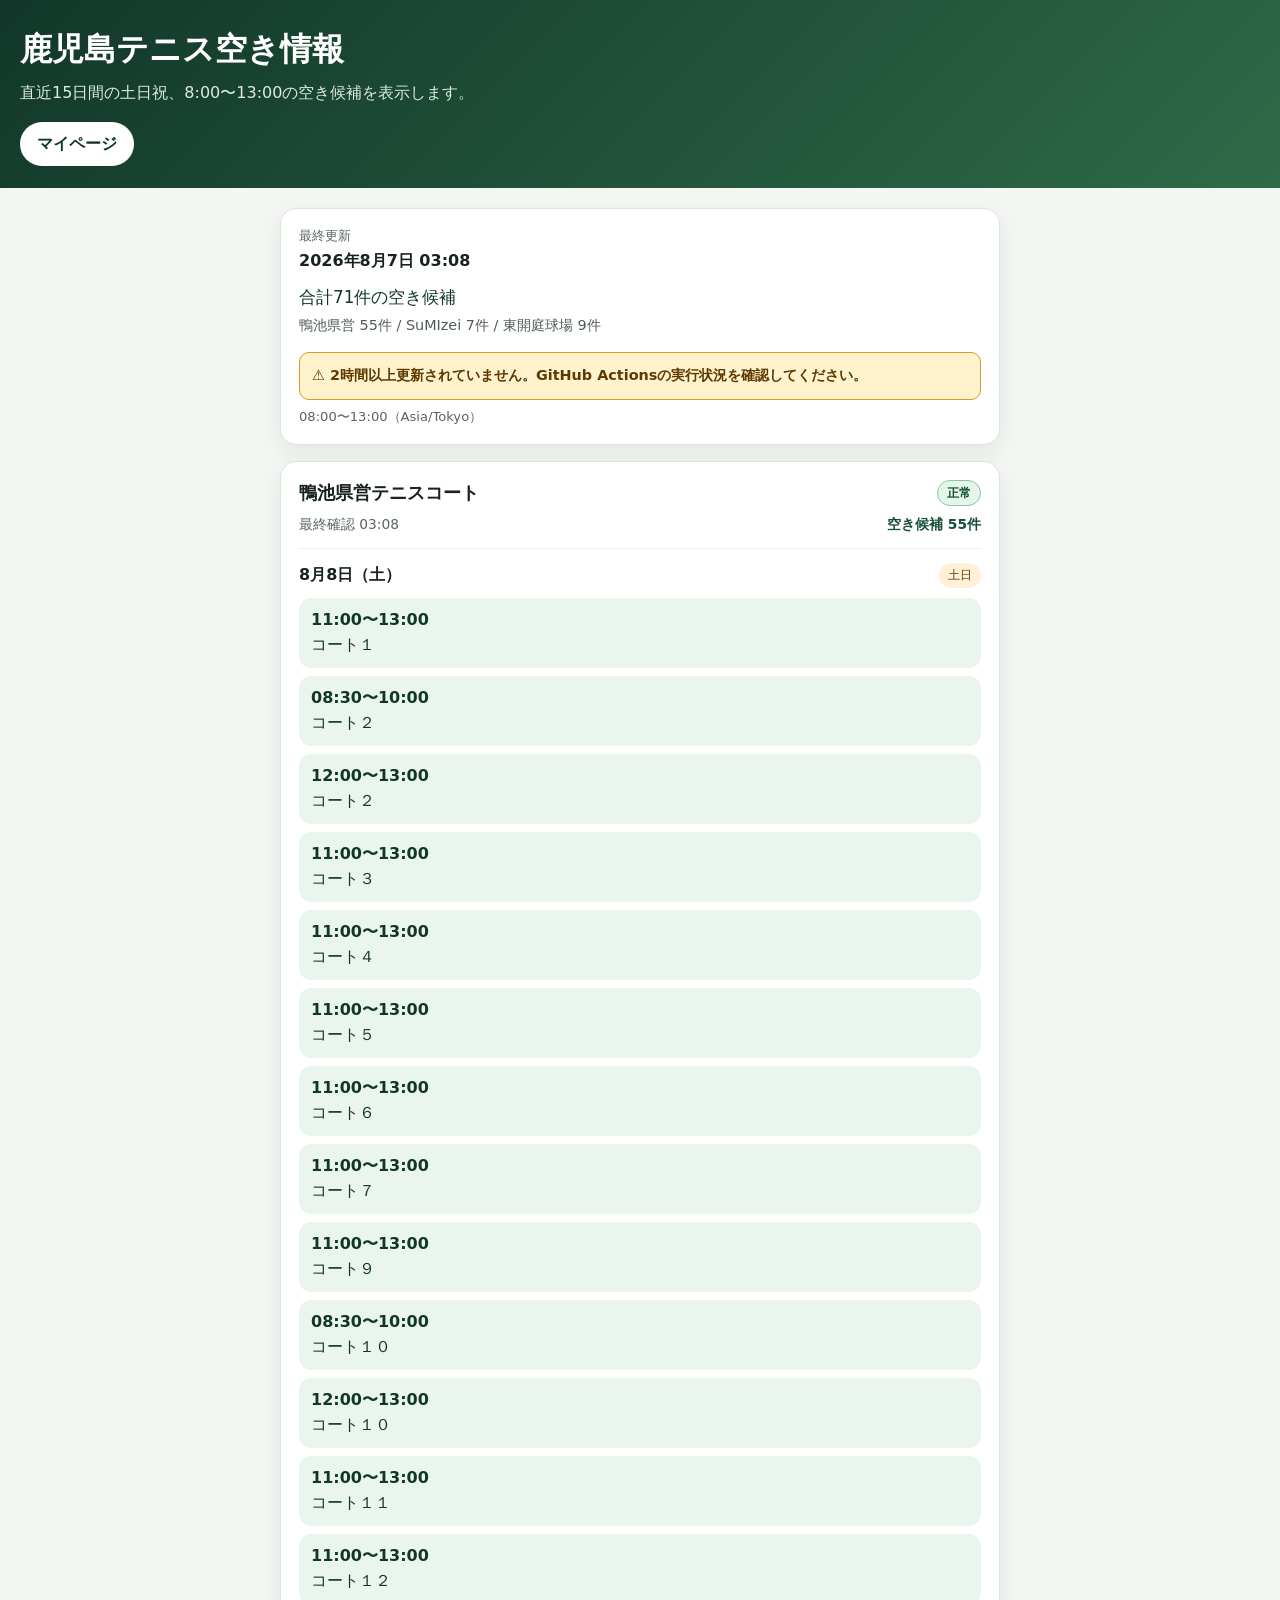
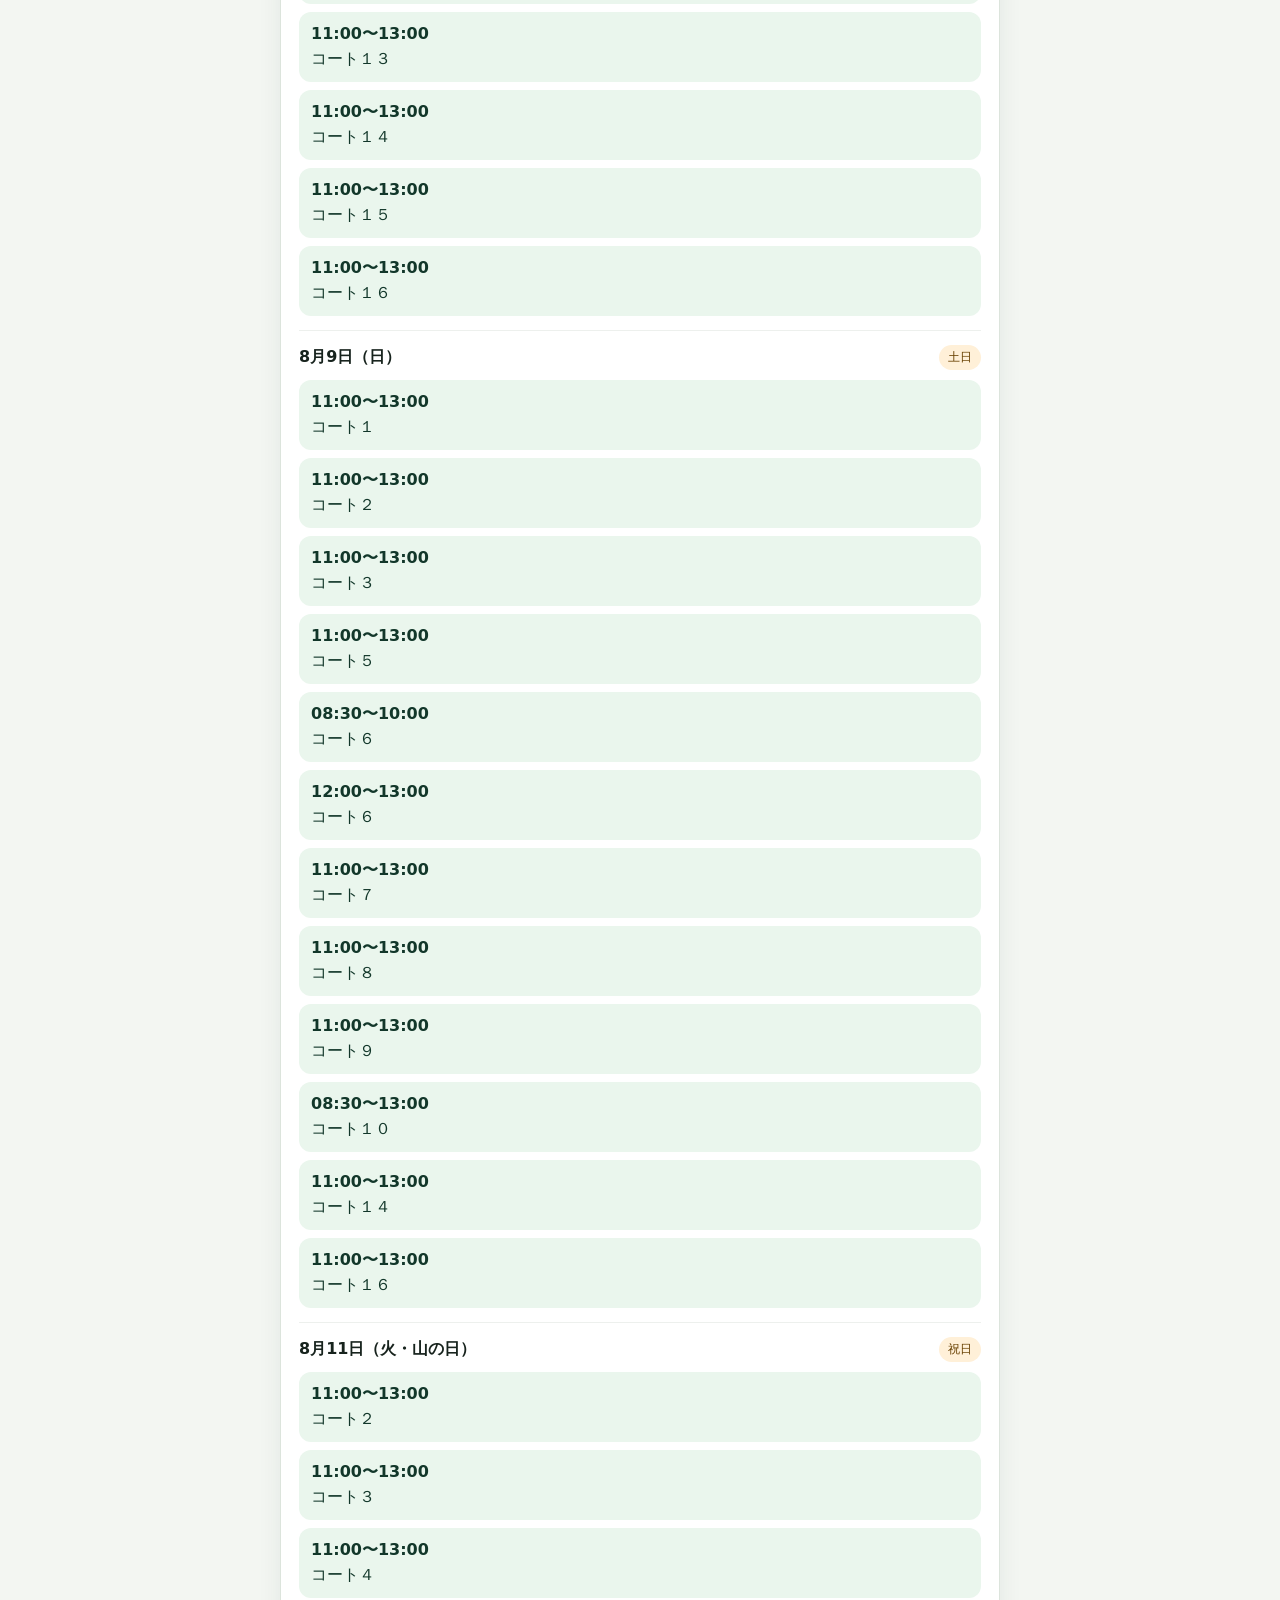
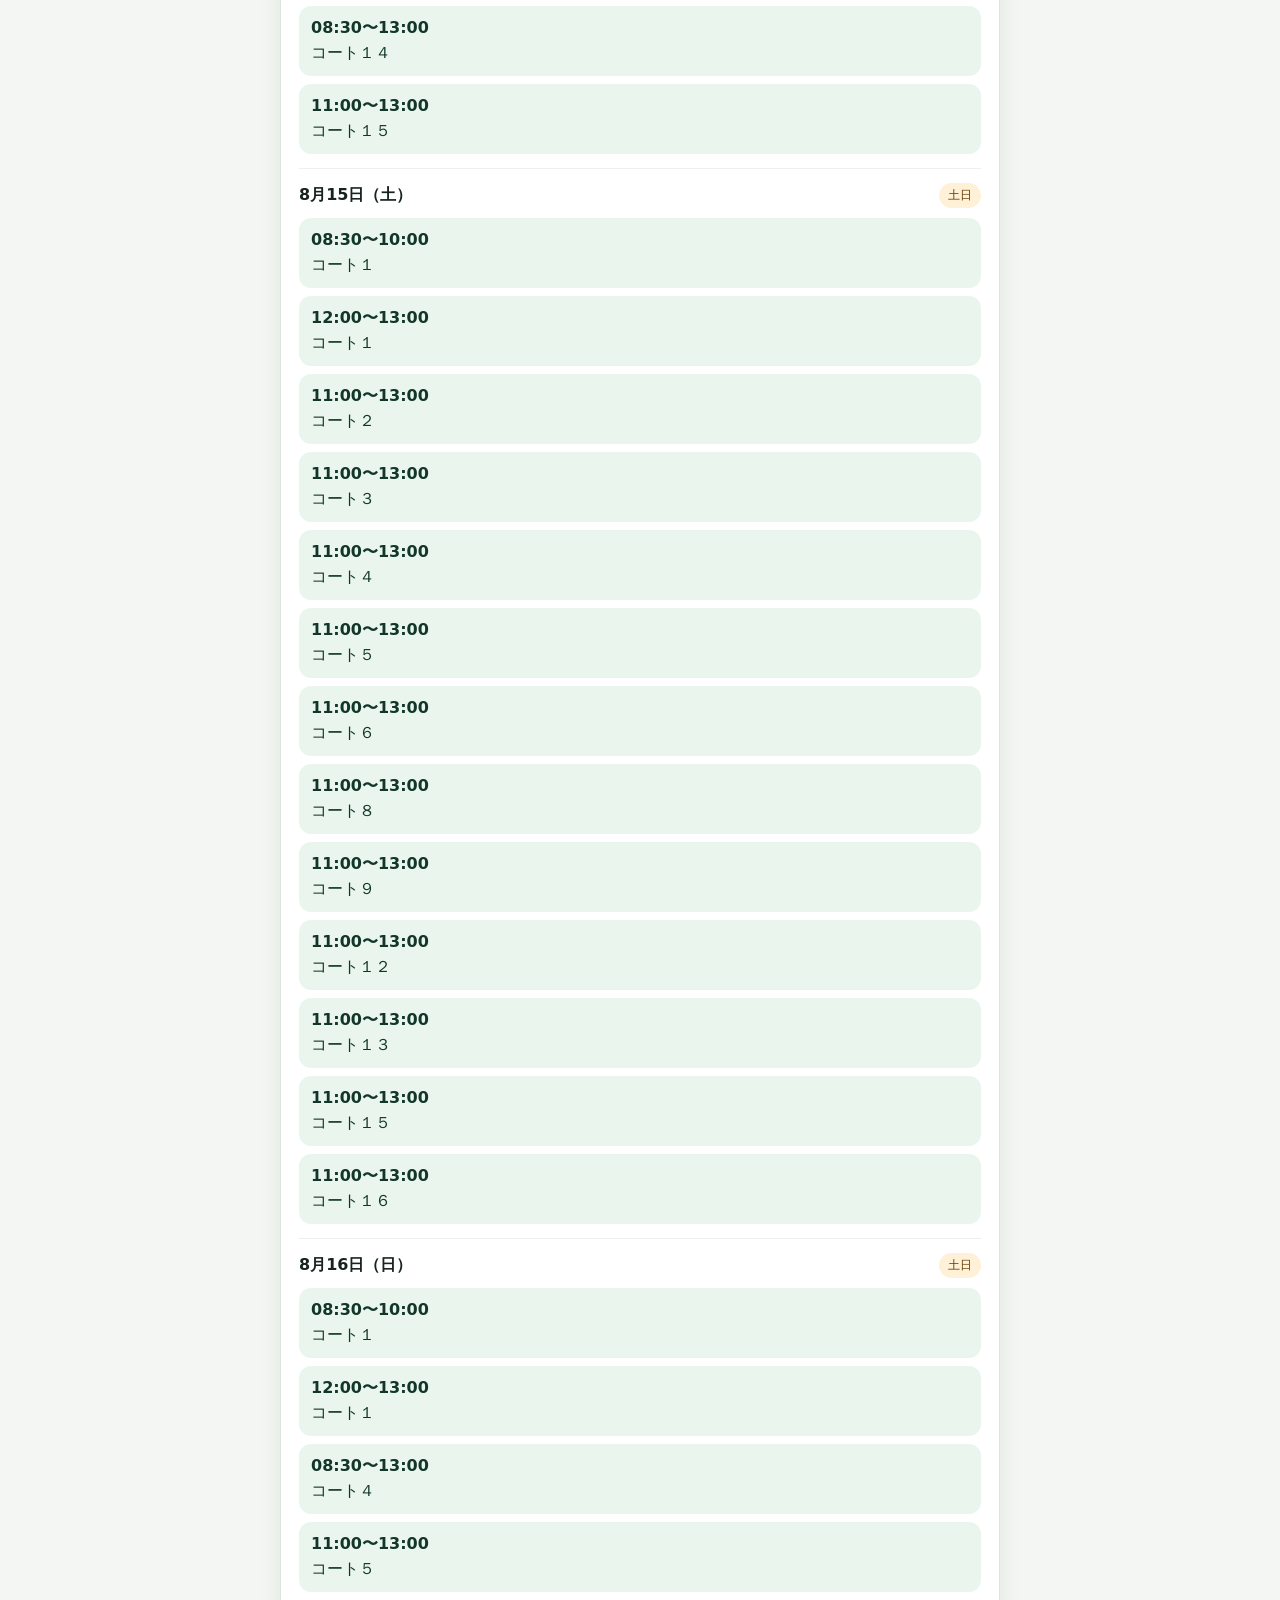
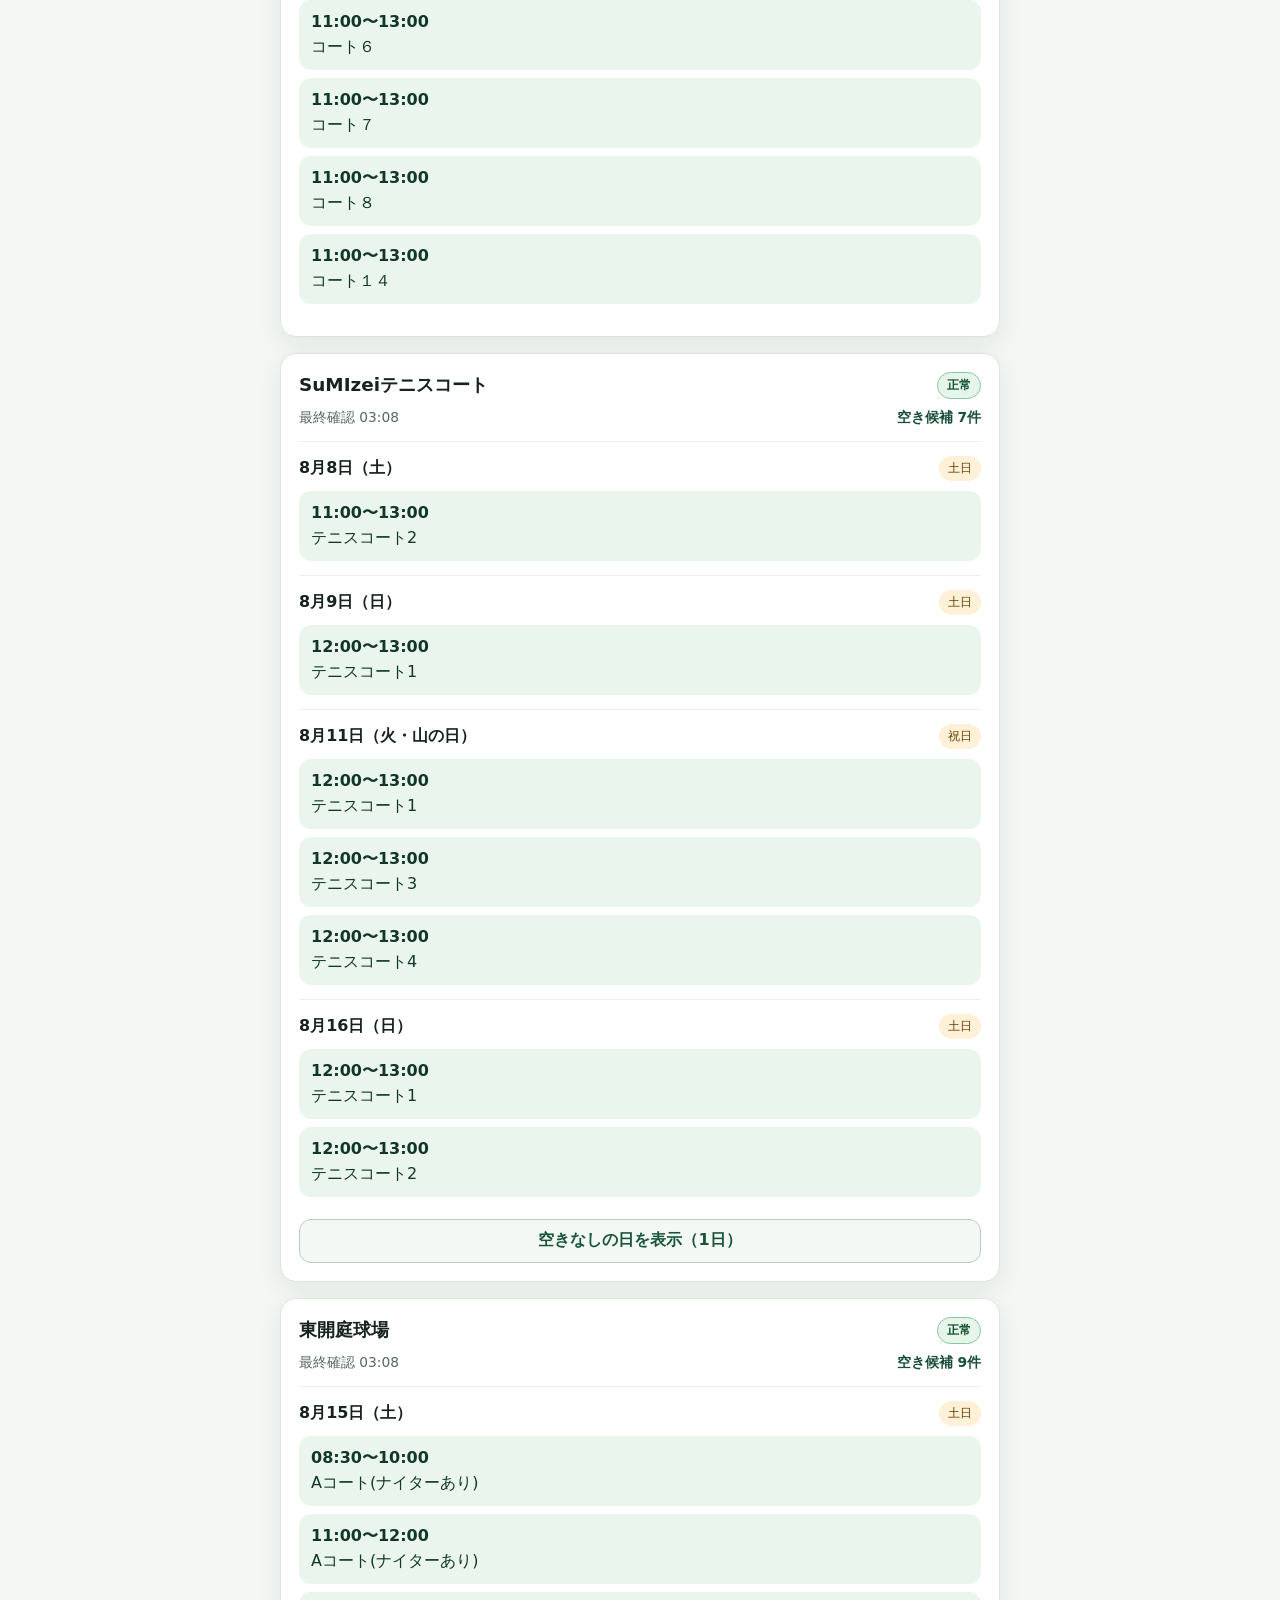
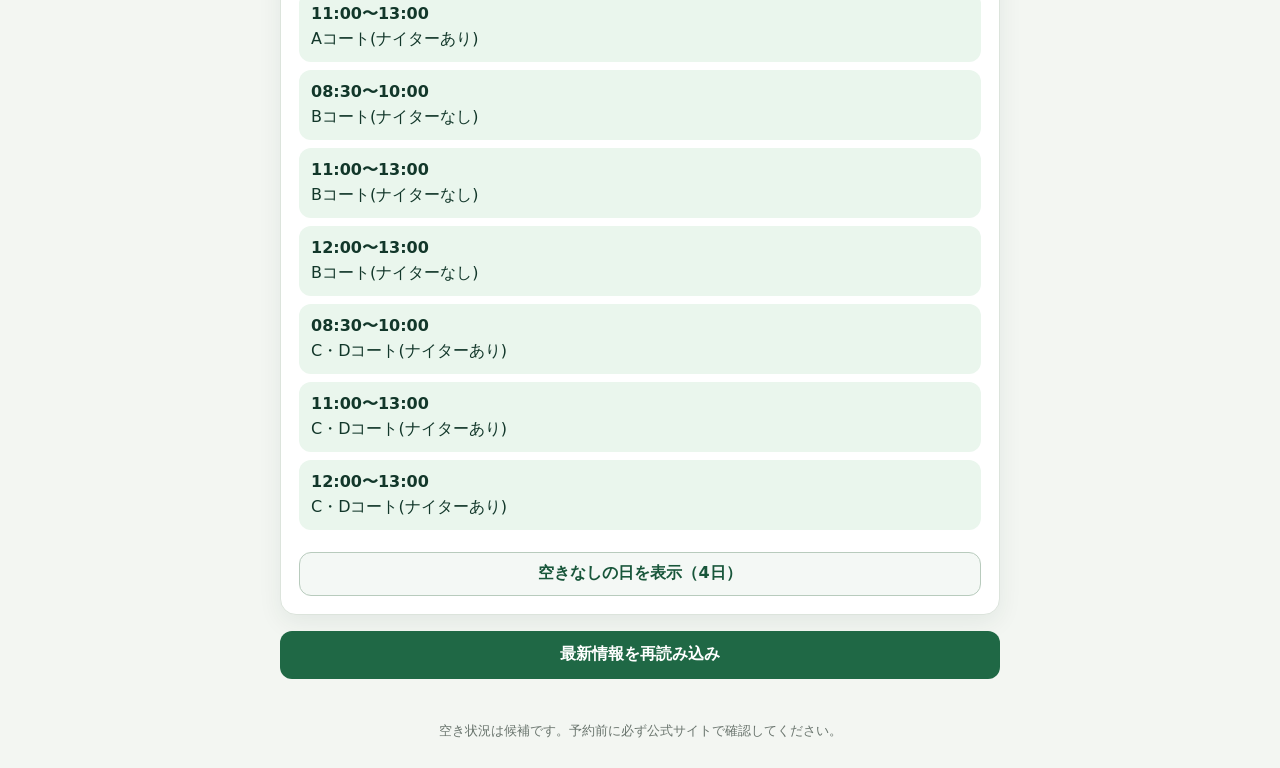
<file: index.html>
<!doctype html>
<html lang="ja">
  <head>
    <meta charset="utf-8">
    <meta name="viewport" content="width=device-width, initial-scale=1">
    <meta name="theme-color" content="#12372a">
    <title>鹿児島テニス空き情報</title>
    <style>
      :root {
        color-scheme: light;
        font-family: system-ui, -apple-system, BlinkMacSystemFont, "Segoe UI", sans-serif;
        background: #f3f6f2;
        color: #17231d;
      }

      * { box-sizing: border-box; }
      body { margin: 0; overflow-x: hidden; }
      header {
        padding: 28px 20px 22px;
        color: white;
        background: linear-gradient(135deg, #12372a, #2e6a48);
      }
      h1 { margin: 0 0 8px; font-size: clamp(1.45rem, 6vw, 2rem); }
      header p { margin: 0; color: #dcebe1; line-height: 1.6; }
      header .account-navigation { margin-top: 16px; }
      .account-navigation a {
        display: inline-flex;
        align-items: center;
        min-height: 44px;
        border: 1px solid rgb(255 255 255 / 55%);
        border-radius: 999px;
        padding: 8px 16px;
        color: #12372a;
        background: white;
        font-weight: 700;
        text-decoration: none;
      }
      .account-navigation a:hover { background: #e8f3eb; }
      main { width: min(calc(100% - 28px), 720px); margin: 20px auto 44px; }
      .summary, .facility, .notice {
        min-width: 0;
        margin-bottom: 16px;
        padding: 18px;
        border: 1px solid #dce4dc;
        border-radius: 16px;
        background: white;
        box-shadow: 0 8px 24px rgb(18 55 42 / 7%);
      }
      .summary { display: grid; gap: 6px; }
      .label { color: #59675e; font-size: .82rem; }
      .summary-count { margin: 8px 0 0; color: #12372a; font-size: 1.05rem; }
      .summary-breakdown { margin: 0; color: #4f5e54; font-size: .9rem; line-height: 1.5; }
      .freshness-warning {
        margin: 10px 0 2px;
        padding: 12px;
        border: 1px solid #d89a21;
        border-radius: 10px;
        color: #5f3a00;
        background: #fff3cd;
        font-size: .9rem;
        font-weight: 700;
        line-height: 1.5;
      }
      .freshness-warning[hidden] { display: none; }
      .facility-header { display: flex; align-items: flex-start; justify-content: space-between; gap: 12px; }
      .facility-header h2 { min-width: 0; margin: 0; font-size: 1.15rem; overflow-wrap: anywhere; }
      .facility-summary {
        display: flex;
        flex-wrap: wrap;
        justify-content: space-between;
        gap: 6px 12px;
        margin-top: 10px;
        color: #59675e;
        font-size: .86rem;
      }
      .availability-count { color: #184f37; }
      .status-badge {
        flex: none;
        padding: 5px 9px;
        border: 1px solid transparent;
        border-radius: 999px;
        font-size: .76rem;
        font-weight: 700;
        line-height: 1.2;
      }
      .status-normal { border-color: #8bc5a1; color: #12502f; background: #e5f5e9; }
      .status-partial-error, .status-selector-pending {
        border-color: #e2ae4b;
        color: #684000;
        background: #fff1cf;
      }
      .status-error { border-color: #e0a2a2; color: #842020; background: #fde7e7; }
      .date-block { padding: 14px 0; border-top: 1px solid #edf0ed; }
      .facility-summary + .date-block,
      .facility-summary + .empty-days-container > .date-block:first-child { margin-top: 14px; }
      .date-title { display: flex; align-items: center; justify-content: space-between; gap: 8px; }
      .date-title h3 { margin: 0; font-size: 1rem; }
      .badge {
        flex: none;
        padding: 4px 9px;
        border-radius: 999px;
        color: #684000;
        background: #fff0d8;
        font-size: .75rem;
      }
      .slots { display: grid; gap: 8px; margin-top: 10px; }
      .slot {
        display: block;
        min-width: 0;
        padding: 12px;
        border-radius: 12px;
        color: #12372a;
        background: #eaf6ed;
        text-decoration: none;
        overflow-wrap: anywhere;
      }
      .slot:hover { background: #dff0e4; }
      .slot strong { display: block; margin-bottom: 4px; }
      .empty, .status { margin: 10px 0 0; color: #5e6962; font-size: .9rem; line-height: 1.5; }
      .error { color: #982525; }
      button {
        width: 100%;
        min-height: 48px;
        border: 0;
        border-radius: 12px;
        color: white;
        background: #1f6845;
        font: inherit;
        font-weight: 700;
        cursor: pointer;
      }
      button:hover { background: #18583a; }
      button:disabled { cursor: wait; opacity: .7; }
      button:focus-visible, .slot:focus-visible, .account-navigation a:focus-visible {
        outline: 3px solid #e1a72f;
        outline-offset: 3px;
      }
      .empty-days-toggle {
        min-height: 44px;
        margin-top: 8px;
        border: 1px solid #b8cbbd;
        color: #18563a;
        background: #f4f8f5;
      }
      .empty-days-toggle:hover { background: #e8f1eb; }
      .empty-days-container[hidden] { display: none; }
      footer { padding: 0 20px 28px; color: #69746d; text-align: center; font-size: .8rem; }

      @media (prefers-reduced-motion: reduce) {
        *, *::before, *::after { scroll-behavior: auto !important; transition: none !important; }
      }
    </style>
  </head>
  <body>
    <header>
      <h1>鹿児島テニス空き情報</h1>
      <p>直近15日間の土日祝、8:00〜13:00の空き候補を表示します。</p>
      <p class="account-navigation">
        <a href="account/index.html">マイページ</a>
      </p>
    </header>
    <main>
      <section class="summary">
        <span class="label">最終更新</span>
        <strong id="updated">読み込み中…</strong>
        <p id="total-availability" class="summary-count"></p>
        <p id="facility-counts" class="summary-breakdown"></p>
        <p id="freshness-warning" class="freshness-warning" aria-live="polite" role="status" hidden></p>
        <span id="window" class="label"></span>
      </section>
      <div id="content"></div>
      <button id="reload" type="button">最新情報を再読み込み</button>
    </main>
    <footer>空き状況は候補です。予約前に必ず公式サイトで確認してください。</footer>

    <script id="page-utils">
      globalThis.AvailabilityPage = (() => {
        "use strict";

        const FRESHNESS_DELAYED_MINUTES = 60;
        const FRESHNESS_STALE_MINUTES = 120;
        const JAPANESE_WEEKDAYS = ["日", "月", "火", "水", "木", "金", "土"];

        function availabilityForDate(dateEntry) {
          if (!dateEntry || dateEntry.status !== "success") return [];
          const slots = dateEntry.availability || dateEntry.slots;
          return Array.isArray(slots) ? slots : [];
        }

        function countAvailability(facility) {
          const dates = Array.isArray(facility?.dates) ? facility.dates : [];
          return dates.reduce((total, entry) => total + availabilityForDate(entry).length, 0);
        }

        function summarizeFacility(facility) {
          const dates = Array.isArray(facility?.dates) ? facility.dates : [];
          const successCount = dates.filter((entry) => entry.status === "success").length;
          const errorCount = dates.filter((entry) => entry.status === "error").length;
          const selectorPendingCount = dates.filter((entry) => entry.status === "selector_pending").length;
          let status = "normal";
          let statusLabel = "正常";

          if (selectorPendingCount > 0) {
            status = "selector_pending";
            statusLabel = "設定調整中";
          } else if (!dates.length || errorCount === dates.length) {
            status = "error";
            statusLabel = "取得エラー";
          } else if (errorCount > 0 || successCount !== dates.length) {
            status = "partial_error";
            statusLabel = "一部取得エラー";
          }

          const checkedEntries = dates
            .map((entry) => ({ value: entry.checked_at, time: Date.parse(entry.checked_at) }))
            .filter((entry) => entry.value && Number.isFinite(entry.time));
          const latest = checkedEntries.reduce(
            (current, entry) => (!current || entry.time > current.time ? entry : current),
            null
          );

          return {
            status,
            statusLabel,
            latestCheckedAt: latest?.value || null,
            availabilityCount: countAvailability(facility),
            successCount,
            errorCount,
            selectorPendingCount
          };
        }

        function summarizeAllFacilities(data) {
          const facilities = Array.isArray(data?.facilities) ? data.facilities : [];
          const summaries = facilities.map((facility) => ({
            facility,
            summary: summarizeFacility(facility)
          }));
          return {
            totalAvailability: summaries.reduce(
              (total, item) => total + item.summary.availabilityCount,
              0
            ),
            facilities: summaries
          };
        }

        function formatJapaneseDate(dateString, holidayName) {
          const match = /^(\d{4})-(\d{2})-(\d{2})$/.exec(dateString || "");
          if (!match) return dateString || "日付不明";
          const year = Number(match[1]);
          const month = Number(match[2]);
          const day = Number(match[3]);
          const date = new Date(Date.UTC(year, month - 1, day));
          if (
            date.getUTCFullYear() !== year ||
            date.getUTCMonth() !== month - 1 ||
            date.getUTCDate() !== day
          ) return dateString;
          const weekday = JAPANESE_WEEKDAYS[date.getUTCDay()];
          const parenthetical = holidayName ? `${weekday}・${holidayName}` : weekday;
          return `${month}月${day}日（${parenthetical}）`;
        }

        function getFreshnessStatus(generatedAt, now = new Date()) {
          const generatedTime = Date.parse(generatedAt);
          const nowTime = now instanceof Date ? now.getTime() : new Date(now).getTime();
          if (!generatedAt || !Number.isFinite(generatedTime) || !Number.isFinite(nowTime)) {
            return {
              level: "unknown",
              ageMinutes: null,
              message: "⚠ 最終更新時刻を確認できません。GitHub Actionsの実行状況を確認してください。"
            };
          }

          const ageMinutes = Math.max(0, (nowTime - generatedTime) / 60000);
          if (ageMinutes <= FRESHNESS_DELAYED_MINUTES) {
            return { level: "fresh", ageMinutes, message: "" };
          }
          if (ageMinutes <= FRESHNESS_STALE_MINUTES) {
            return {
              level: "delayed",
              ageMinutes,
              message: "⚠ 更新が遅れています。GitHub Actionsの実行状況を確認してください。"
            };
          }
          return {
            level: "stale",
            ageMinutes,
            message: "⚠ 2時間以上更新されていません。GitHub Actionsの実行状況を確認してください。"
          };
        }

        function partitionFacilityDates(facility) {
          const dates = Array.isArray(facility?.dates) ? facility.dates : [];
          return dates.reduce((parts, entry) => {
            const isCollapsible = entry.status === "success" && availabilityForDate(entry).length === 0;
            parts[isCollapsible ? "emptySuccess" : "alwaysVisible"].push(entry);
            return parts;
          }, { alwaysVisible: [], emptySuccess: [] });
        }

        return Object.freeze({
          FRESHNESS_DELAYED_MINUTES,
          FRESHNESS_STALE_MINUTES,
          countAvailability,
          summarizeFacility,
          summarizeAllFacilities,
          formatJapaneseDate,
          getFreshnessStatus,
          partitionFacilityDates
        });
      })();
    </script>
    <script>
      const content = document.querySelector("#content");
      const updated = document.querySelector("#updated");
      const windowLabel = document.querySelector("#window");
      const totalAvailability = document.querySelector("#total-availability");
      const facilityCounts = document.querySelector("#facility-counts");
      const freshnessWarning = document.querySelector("#freshness-warning");
      const reloadButton = document.querySelector("#reload");
      const {
        summarizeFacility,
        summarizeAllFacilities,
        formatJapaneseDate,
        getFreshnessStatus,
        partitionFacilityDates
      } = globalThis.AvailabilityPage;

      function element(tag, className, text) {
        const node = document.createElement(tag);
        if (className) node.className = className;
        if (text !== undefined) node.textContent = text;
        return node;
      }

      function formatTime(dateString) {
        if (!dateString || !Number.isFinite(Date.parse(dateString))) return "時刻不明";
        return new Intl.DateTimeFormat("ja-JP", {
          hour: "2-digit",
          minute: "2-digit",
          hour12: false
        }).format(new Date(dateString));
      }

      function formatGeneratedAt(dateString) {
        if (!dateString || !Number.isFinite(Date.parse(dateString))) return "更新時刻不明";
        return new Intl.DateTimeFormat("ja-JP", {
          year: "numeric",
          month: "long",
          day: "numeric",
          hour: "2-digit",
          minute: "2-digit",
          hour12: false
        }).format(new Date(dateString));
      }

      function shortFacilityName(name) {
        return (name || "施設名不明").replace(/テニスコート$/, "");
      }

      function renderDate(dateEntry) {
        const block = element("section", "date-block");
        const heading = element("div", "date-title");
        heading.append(element("h3", "", formatJapaneseDate(dateEntry.date, dateEntry.holiday_name)));
        heading.append(element(
          "span",
          "badge",
          dateEntry.holiday_name ? "祝日" : (dateEntry.day_type === "weekend" ? "土日" : "対象日")
        ));
        block.append(heading);

        if (dateEntry.status === "error") {
          block.append(element(
            "p",
            "status error",
            `取得エラー: ${dateEntry.error_message || dateEntry.message || "詳細不明"}`
          ));
          return block;
        }
        if (dateEntry.status === "selector_pending") {
          block.append(element("p", "status", "施設の取得設定を調整中です。"));
          return block;
        }
        const availability = dateEntry.availability || dateEntry.slots || [];
        if (!availability.length) {
          block.append(element("p", "empty", "対象時間帯の空き候補はありません。"));
          return block;
        }

        const slots = element("div", "slots");
        availability.forEach((slot) => {
          const link = element("a", "slot");
          link.href = slot.reservation_url || slot.booking_url;
          link.target = "_blank";
          link.rel = "noopener noreferrer";
          link.append(element(
            "strong",
            "",
            `${slot.start_time || slot.start}〜${slot.end_time || slot.end}`
          ));
          link.append(document.createTextNode(
            slot.court_name || slot.court || "コート情報を見る"
          ));
          slots.append(link);
        });
        block.append(slots);
        return block;
      }

      function renderFacility(facility, index) {
        const summary = summarizeFacility(facility);
        const card = element("article", "facility");
        const header = element("div", "facility-header");
        header.append(element("h2", "", facility.name));
        header.append(element(
          "span",
          `status-badge status-${summary.status.replaceAll("_", "-")}`,
          summary.statusLabel
        ));
        card.append(header);

        const facilitySummary = element("div", "facility-summary");
        facilitySummary.append(element(
          "span",
          "",
          `最終確認 ${formatTime(summary.latestCheckedAt)}`
        ));
        facilitySummary.append(element(
          "strong",
          "availability-count",
          `空き候補 ${summary.availabilityCount}件`
        ));
        card.append(facilitySummary);

        if (!facility.dates?.length) {
          card.append(element("p", "empty", "対象日のデータはまだありません。"));
          return card;
        }

        const { alwaysVisible, emptySuccess } = partitionFacilityDates(facility);
        alwaysVisible.forEach((entry) => card.append(renderDate(entry)));

        if (emptySuccess.length) {
          const containerId = `empty-days-${index}`;
          const emptyContainer = element("div", "empty-days-container");
          emptyContainer.id = containerId;
          emptyContainer.hidden = true;
          emptySuccess.forEach((entry) => emptyContainer.append(renderDate(entry)));
          card.append(emptyContainer);

          const toggle = element(
            "button",
            "empty-days-toggle",
            `空きなしの日を表示（${emptySuccess.length}日）`
          );
          toggle.type = "button";
          toggle.setAttribute("aria-expanded", "false");
          toggle.setAttribute("aria-controls", containerId);
          toggle.addEventListener("click", () => {
            const willExpand = toggle.getAttribute("aria-expanded") !== "true";
            toggle.setAttribute("aria-expanded", String(willExpand));
            emptyContainer.hidden = !willExpand;
            toggle.textContent = willExpand
              ? "空きなしの日を隠す"
              : `空きなしの日を表示（${emptySuccess.length}日）`;
          });
          card.append(toggle);
        }

        return card;
      }

      function render(data) {
        content.replaceChildren();
        updated.textContent = formatGeneratedAt(data.generated_at);
        const allSummary = summarizeAllFacilities(data);
        totalAvailability.textContent = allSummary.totalAvailability > 0
          ? `合計${allSummary.totalAvailability}件の空き候補`
          : "現在、対象時間帯の空き候補はありません";
        facilityCounts.textContent = allSummary.facilities
          .map(({ facility, summary }) => `${shortFacilityName(facility.name)} ${summary.availabilityCount}件`)
          .join(" / ");

        const freshness = getFreshnessStatus(data.generated_at);
        freshnessWarning.hidden = freshness.level === "fresh";
        freshnessWarning.textContent = freshness.message;
        freshnessWarning.dataset.level = freshness.level;

        windowLabel.textContent = data.window
          ? `${data.window.start}〜${data.window.end}（${data.window.timezone}）`
          : "対象時間帯不明";

        const facilities = Array.isArray(data.facilities) ? data.facilities : [];
        facilities.forEach((facility, index) => content.append(renderFacility(facility, index)));
        if (!facilities.length) {
          content.append(element("p", "notice error", "施設データがありません。"));
        }
      }

      async function loadAvailability() {
        updated.textContent = "読み込み中…";
        reloadButton.disabled = true;
        try {
          const response = await fetch(`data/availability.json?t=${Date.now()}`, { cache: "no-store" });
          if (!response.ok) throw new Error(`HTTP ${response.status}`);
          render(await response.json());
        } catch (error) {
          content.replaceChildren(element("p", "notice error", `データを読み込めませんでした: ${error.message}`));
          updated.textContent = "取得失敗";
          totalAvailability.textContent = "";
          facilityCounts.textContent = "";
          freshnessWarning.hidden = false;
          freshnessWarning.textContent = "⚠ 最新データを確認できません。再読み込みしてください。";
          freshnessWarning.dataset.level = "unknown";
        } finally {
          reloadButton.disabled = false;
        }
      }

      reloadButton.addEventListener("click", loadAvailability);
      loadAvailability();
    </script>
  </body>
</html>
</file>
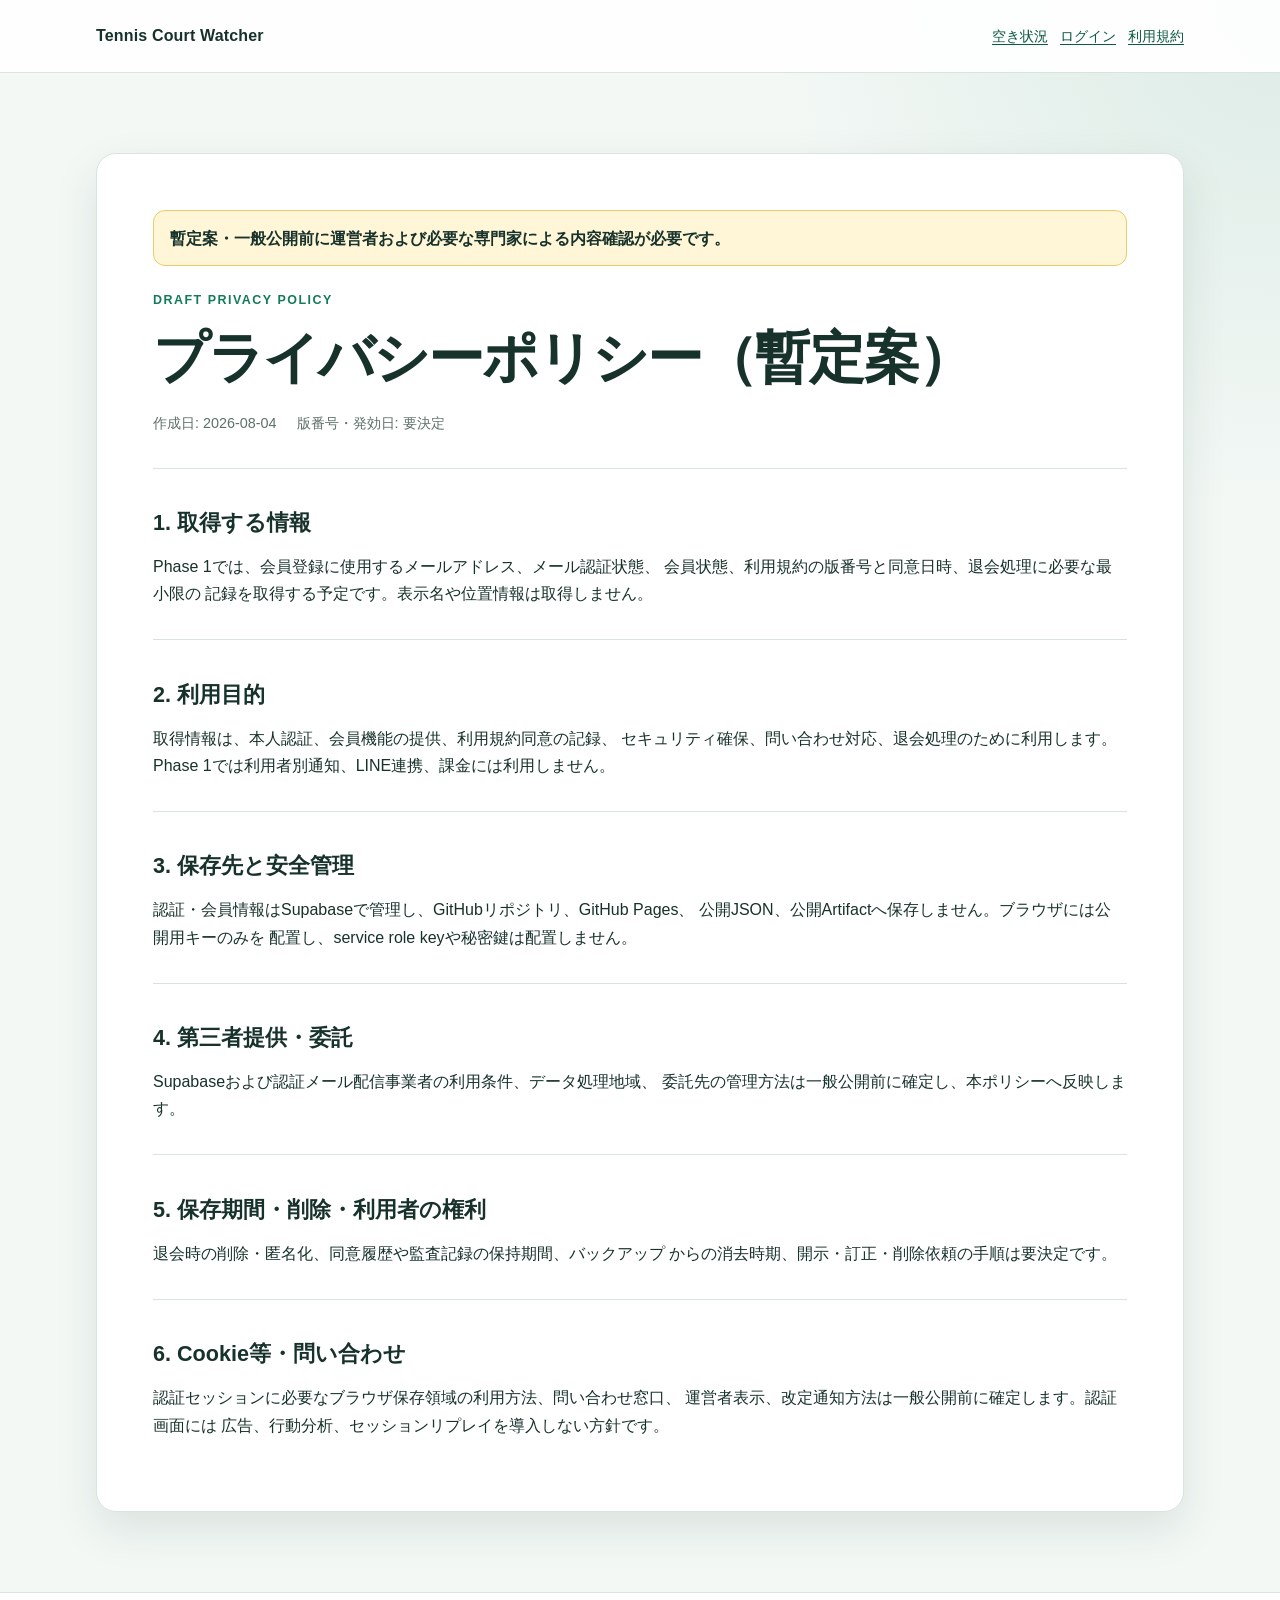
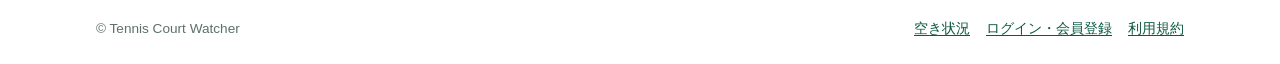
<file: legal/privacy.html>
<!doctype html>
<html lang="ja">
  <head>
    <meta charset="utf-8">
    <meta name="viewport" content="width=device-width, initial-scale=1">
    <meta name="referrer" content="strict-origin-when-cross-origin">
    <meta
      name="description"
      content="Tennis Court Watcherのプライバシーポリシー暫定案です。公開前に内容確認が必要です。"
    >
    <title>プライバシーポリシー（暫定案） | Tennis Court Watcher</title>
    <link rel="stylesheet" href="../assets/css/auth.css">
  </head>
  <body data-page="legal-privacy">
    <header class="site-header">
      <div class="site-header__inner">
        <a class="brand" href="../index.html">Tennis Court Watcher</a>
        <nav class="top-nav" aria-label="主要ナビゲーション">
          <a href="../index.html">空き状況</a>
          <a href="../auth/login.html">ログイン</a>
          <a href="terms.html">利用規約</a>
        </nav>
      </div>
    </header>

    <main class="page-shell">
      <article class="legal-document">
        <p class="notice">暫定案・一般公開前に運営者および必要な専門家による内容確認が必要です。</p>
        <p class="eyebrow">Draft privacy policy</p>
        <h1>プライバシーポリシー（暫定案）</h1>
        <div class="legal-meta">
          <span>作成日: 2026-08-04</span>
          <span>版番号・発効日: 要決定</span>
        </div>

        <section>
          <h2>1. 取得する情報</h2>
          <p>
            Phase 1では、会員登録に使用するメールアドレス、メール認証状態、
            会員状態、利用規約の版番号と同意日時、退会処理に必要な最小限の
            記録を取得する予定です。表示名や位置情報は取得しません。
          </p>
        </section>

        <section>
          <h2>2. 利用目的</h2>
          <p>
            取得情報は、本人認証、会員機能の提供、利用規約同意の記録、
            セキュリティ確保、問い合わせ対応、退会処理のために利用します。
            Phase 1では利用者別通知、LINE連携、課金には利用しません。
          </p>
        </section>

        <section>
          <h2>3. 保存先と安全管理</h2>
          <p>
            認証・会員情報はSupabaseで管理し、GitHubリポジトリ、GitHub Pages、
            公開JSON、公開Artifactへ保存しません。ブラウザには公開用キーのみを
            配置し、service role keyや秘密鍵は配置しません。
          </p>
        </section>

        <section>
          <h2>4. 第三者提供・委託</h2>
          <p>
            Supabaseおよび認証メール配信事業者の利用条件、データ処理地域、
            委託先の管理方法は一般公開前に確定し、本ポリシーへ反映します。
          </p>
        </section>

        <section>
          <h2>5. 保存期間・削除・利用者の権利</h2>
          <p>
            退会時の削除・匿名化、同意履歴や監査記録の保持期間、バックアップ
            からの消去時期、開示・訂正・削除依頼の手順は要決定です。
          </p>
        </section>

        <section>
          <h2>6. Cookie等・問い合わせ</h2>
          <p>
            認証セッションに必要なブラウザ保存領域の利用方法、問い合わせ窓口、
            運営者表示、改定通知方法は一般公開前に確定します。認証画面には
            広告、行動分析、セッションリプレイを導入しない方針です。
          </p>
        </section>
      </article>
    </main>

    <footer class="site-footer">
      <div class="site-footer__inner">
        <span>© Tennis Court Watcher</span>
        <nav class="footer-links" aria-label="フッターナビゲーション">
          <a href="../index.html">空き状況</a>
          <a href="../auth/login.html">ログイン・会員登録</a>
          <a href="terms.html">利用規約</a>
        </nav>
      </div>
    </footer>
  </body>
</html>
</file>
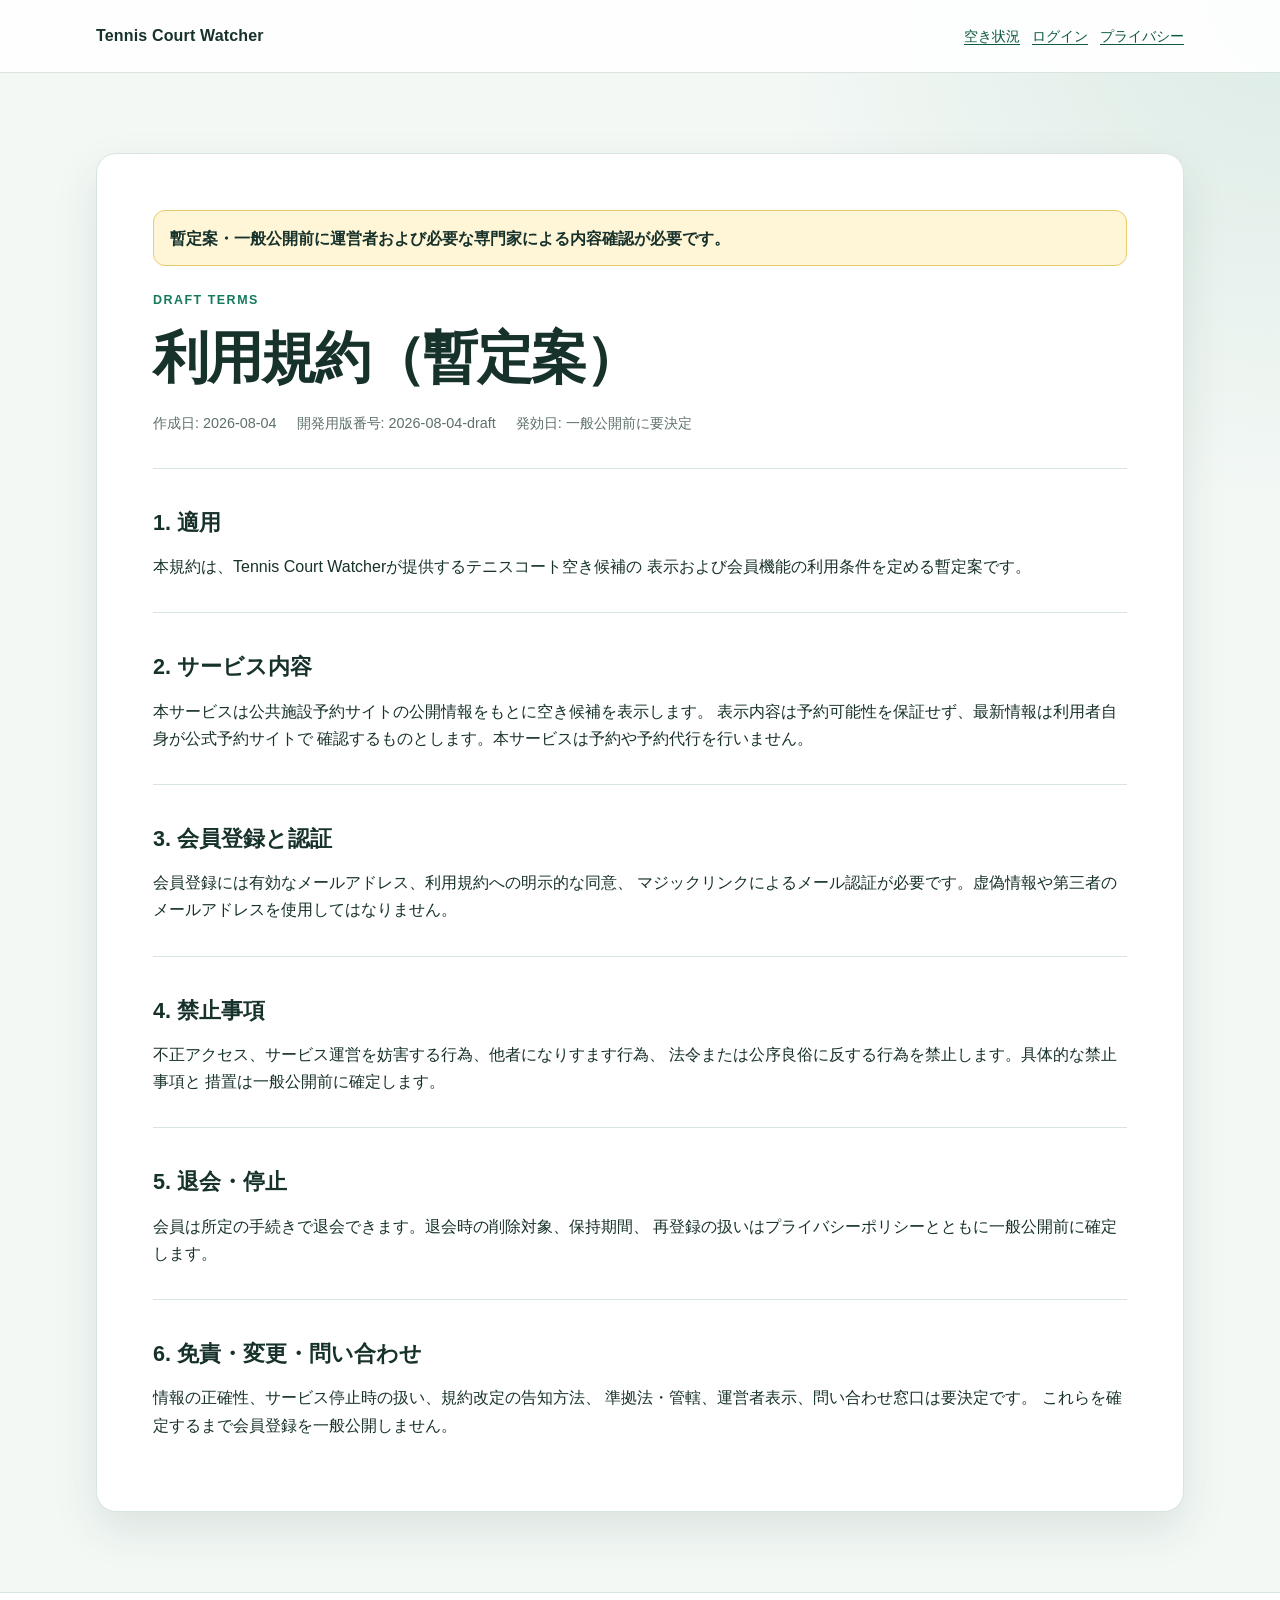
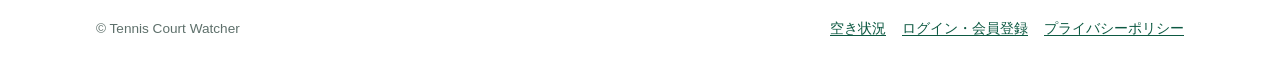
<file: legal/terms.html>
<!doctype html>
<html lang="ja">
  <head>
    <meta charset="utf-8">
    <meta name="viewport" content="width=device-width, initial-scale=1">
    <meta name="referrer" content="strict-origin-when-cross-origin">
    <meta
      name="description"
      content="Tennis Court Watcherの利用規約暫定案です。公開前に内容確認が必要です。"
    >
    <title>利用規約（暫定案） | Tennis Court Watcher</title>
    <link rel="stylesheet" href="../assets/css/auth.css">
  </head>
  <body data-page="legal-terms">
    <header class="site-header">
      <div class="site-header__inner">
        <a class="brand" href="../index.html">Tennis Court Watcher</a>
        <nav class="top-nav" aria-label="主要ナビゲーション">
          <a href="../index.html">空き状況</a>
          <a href="../auth/login.html">ログイン</a>
          <a href="privacy.html">プライバシー</a>
        </nav>
      </div>
    </header>

    <main class="page-shell">
      <article class="legal-document">
        <p class="notice">暫定案・一般公開前に運営者および必要な専門家による内容確認が必要です。</p>
        <p class="eyebrow">Draft terms</p>
        <h1>利用規約（暫定案）</h1>
        <div class="legal-meta">
          <span>作成日: 2026-08-04</span>
          <span>開発用版番号: 2026-08-04-draft</span>
          <span>発効日: 一般公開前に要決定</span>
        </div>

        <section>
          <h2>1. 適用</h2>
          <p>
            本規約は、Tennis Court Watcherが提供するテニスコート空き候補の
            表示および会員機能の利用条件を定める暫定案です。
          </p>
        </section>

        <section>
          <h2>2. サービス内容</h2>
          <p>
            本サービスは公共施設予約サイトの公開情報をもとに空き候補を表示します。
            表示内容は予約可能性を保証せず、最新情報は利用者自身が公式予約サイトで
            確認するものとします。本サービスは予約や予約代行を行いません。
          </p>
        </section>

        <section>
          <h2>3. 会員登録と認証</h2>
          <p>
            会員登録には有効なメールアドレス、利用規約への明示的な同意、
            マジックリンクによるメール認証が必要です。虚偽情報や第三者の
            メールアドレスを使用してはなりません。
          </p>
        </section>

        <section>
          <h2>4. 禁止事項</h2>
          <p>
            不正アクセス、サービス運営を妨害する行為、他者になりすます行為、
            法令または公序良俗に反する行為を禁止します。具体的な禁止事項と
            措置は一般公開前に確定します。
          </p>
        </section>

        <section>
          <h2>5. 退会・停止</h2>
          <p>
            会員は所定の手続きで退会できます。退会時の削除対象、保持期間、
            再登録の扱いはプライバシーポリシーとともに一般公開前に確定します。
          </p>
        </section>

        <section>
          <h2>6. 免責・変更・問い合わせ</h2>
          <p>
            情報の正確性、サービス停止時の扱い、規約改定の告知方法、
            準拠法・管轄、運営者表示、問い合わせ窓口は要決定です。
            これらを確定するまで会員登録を一般公開しません。
          </p>
        </section>
      </article>
    </main>

    <footer class="site-footer">
      <div class="site-footer__inner">
        <span>© Tennis Court Watcher</span>
        <nav class="footer-links" aria-label="フッターナビゲーション">
          <a href="../index.html">空き状況</a>
          <a href="../auth/login.html">ログイン・会員登録</a>
          <a href="privacy.html">プライバシーポリシー</a>
        </nav>
      </div>
    </footer>
  </body>
</html>
</file>
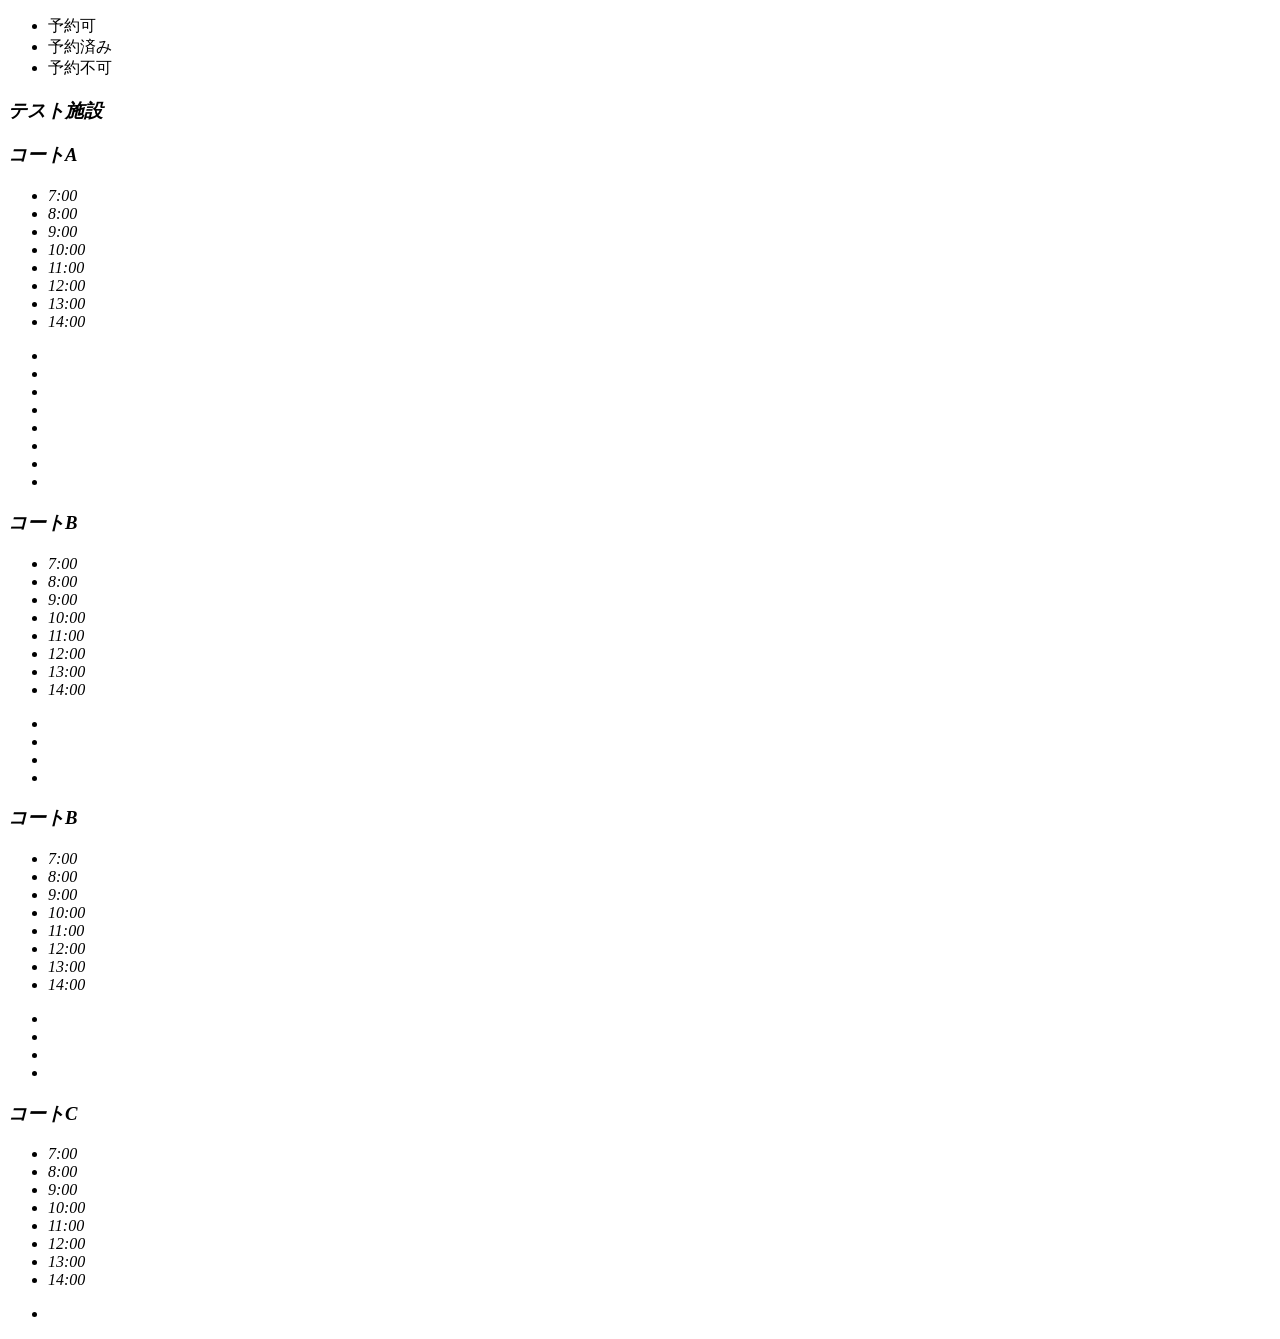
<file: tests/fixtures/kamoike_schedule.html>
<!doctype html>
<html lang="ja">
  <body>
    <div id="app" class="rsv__wrap" data-v-app>
      <div class="rsv__result" data-reserve="1">
        <ul class="rsv__result__example">
          <li class="example--yes">予約可</li>
          <li class="example--no">予約済み</li>
          <li class="example--out">予約不可</li>
        </ul>

        <section class="rsv__field">
          <h3 class="rsv__result__item major--item--color"><em>テスト施設</em></h3>
          <h3 class="rsv__result__item"><em>コートA</em></h3>
          <div class="rsv__result__plan">
            <ul class="rsv__result__time">
              <li><em>7:00</em></li><li><em>8:00</em></li>
              <li><em>9:00</em></li><li><em>10:00</em></li>
              <li><em>11:00</em></li><li><em>12:00</em></li>
              <li><em>13:00</em></li><li><em>14:00</em></li>
            </ul>
            <ul class="rsv__result__situation">
              <li style="width: 3%"></li>
              <li class="reserved rsv__result__click rsv--result--out" style="width: 14.2857%"><i area-label="予約不可"></i></li>
              <li class="reserved rsv__result__click rsv--result--yes" style="width: 14.2857%"><i area-label="予約可"></i></li>
              <li class="reserved rsv__result__click rsv--result--yes" style="width: 14.2857%"><i area-label="予約可"></i></li>
              <li class="reserved rsv__result__click rsv--result--no" style="width: 28.5714%"><i area-label="予約済み"></i></li>
              <li class="reserved rsv__result__click rsv--result--yes" style="width: 14.2857%"><i area-label="予約可"></i></li>
              <li class="reserved rsv__result__click rsv--result--yes" style="width: 14.2857%"><i area-label="予約可"></i></li>
              <li style="width: 3%"></li>
            </ul>
          </div>
        </section>

        <section class="rsv__field">
          <h3 class="rsv__result__item"><em>コートB</em></h3>
          <div class="rsv__result__plan">
            <ul class="rsv__result__time">
              <li><em>7:00</em></li><li><em>8:00</em></li>
              <li><em>9:00</em></li><li><em>10:00</em></li>
              <li><em>11:00</em></li><li><em>12:00</em></li>
              <li><em>13:00</em></li><li><em>14:00</em></li>
            </ul>
            <ul class="rsv__result__situation">
              <li class="reserved rsv__result__click rsv--result--out" style="width: 14.2857%"><i area-label="予約不可"></i></li>
              <li class="reserved rsv__result__click rsv--result--no" style="width: 14.2857%"><i area-label="予約済み"></i></li>
              <li class="reserved rsv__result__click rsv--result--yes" style="width: 28.5714%"><i area-label="予約可"></i></li>
              <li class="reserved rsv__result__click rsv--result--out" style="width: 42.8571%"><i area-label="予約不可"></i></li>
            </ul>
          </div>
        </section>

        <section class="rsv__field">
          <h3 class="rsv__result__item"><em>コートB</em></h3>
          <div class="rsv__result__plan">
            <ul class="rsv__result__time">
              <li><em>7:00</em></li><li><em>8:00</em></li>
              <li><em>9:00</em></li><li><em>10:00</em></li>
              <li><em>11:00</em></li><li><em>12:00</em></li>
              <li><em>13:00</em></li><li><em>14:00</em></li>
            </ul>
            <ul class="rsv__result__situation">
              <li class="reserved rsv__result__click rsv--result--out" style="width: 14.2857%"><i area-label="予約不可"></i></li>
              <li class="reserved rsv__result__click rsv--result--no" style="width: 14.2857%"><i area-label="予約済み"></i></li>
              <li class="reserved rsv__result__click rsv--result--yes" style="width: 28.5714%"><i area-label="予約可"></i></li>
              <li class="reserved rsv__result__click rsv--result--out" style="width: 42.8571%"><i area-label="予約不可"></i></li>
            </ul>
          </div>
        </section>

        <section class="rsv__field">
          <h3 class="rsv__result__item"><em>コートC</em></h3>
          <div class="rsv__result__plan">
            <ul class="rsv__result__time">
              <li><em>7:00</em></li><li><em>8:00</em></li>
              <li><em>9:00</em></li><li><em>10:00</em></li>
              <li><em>11:00</em></li><li><em>12:00</em></li>
              <li><em>13:00</em></li><li><em>14:00</em></li>
            </ul>
            <ul class="rsv__result__situation">
              <li class="reserved rsv__result__click rsv--result--no" style="width: 100%"><i area-label="予約済み"></i></li>
            </ul>
          </div>
        </section>
      </div>
    </div>
  </body>
</html>
</file>
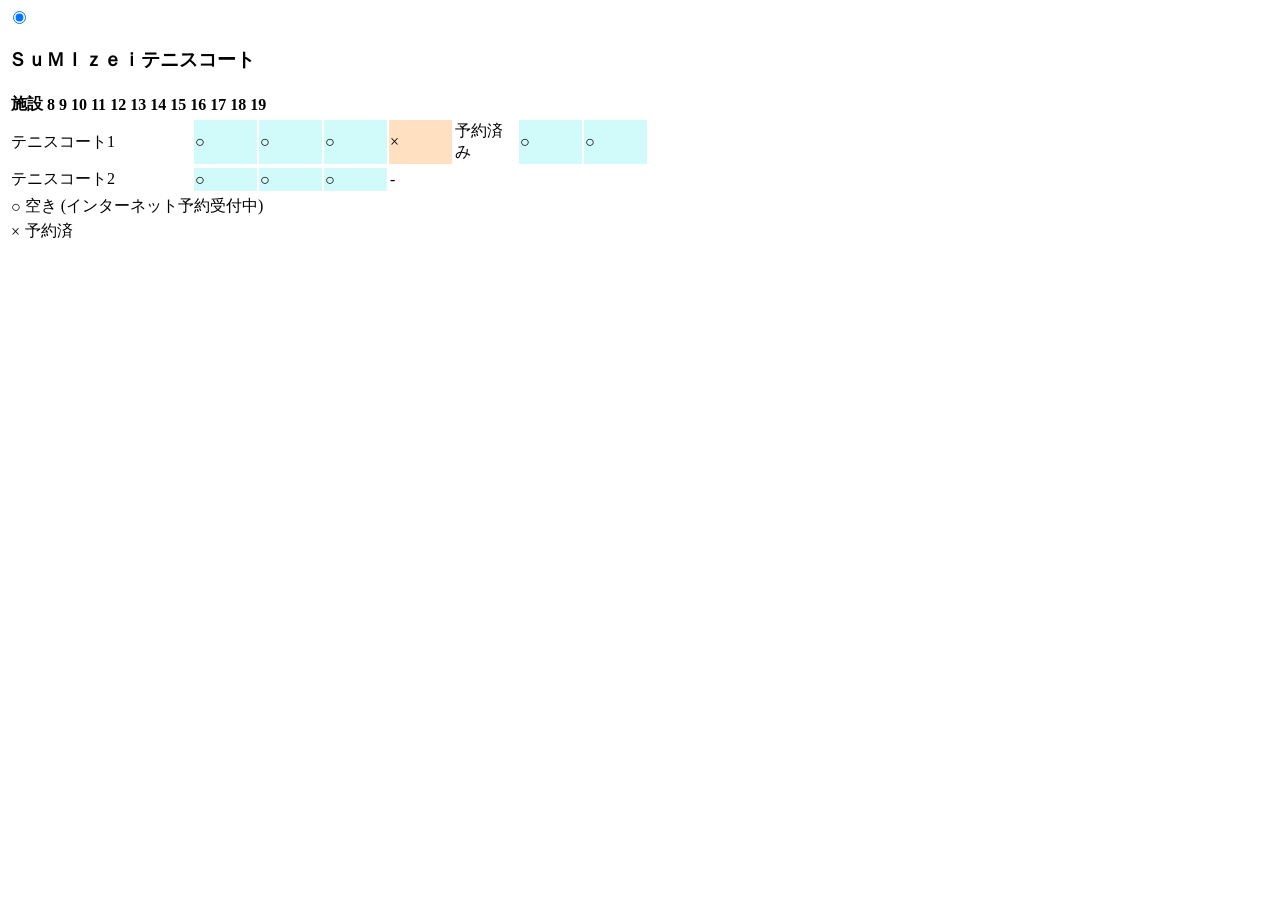
<file: tests/fixtures/sumizei_schedule.html>
<!doctype html>
<html lang="ja">
<body>
  <form name="forma" id="shisetsu">
    <input type="hidden" name="UseDate" value="20260801">
    <input type="radio" name="ShisetsuCode" value="029" id="scd029" checked>
  </form>
  <h3>ＳｕＭＩｚｅｉテニスコート</h3>
  <div class="SelectCalendar">
    <table class="koma-table">
      <tr>
        <th class="header">施設</th>
        <th>8</th><th>9</th><th>10</th><th>11</th><th>12</th><th>13</th>
        <th>14</th><th>15</th><th>16</th><th>17</th><th>18</th><th>19</th>
      </tr>
    </table>
    <table class="koma-table">
      <tr>
        <td class="name" style="width:180px">テニスコート1</td>
        <td style="width:61px;background-color:#d1fafa" id="029|001|ZZ|0|2|0#2026/08/01#before" onmousedown="setAppStatus('029|001|ZZ|0|2|0', '2026/08/01', 0, '07000800', '#d1fafa', '#ff2c2c');">○</td>
        <td style="width:61px;background-color:#d1fafa" id="029|001|ZZ|0|2|0#2026/08/01#0" onmousedown="setAppStatus('029|001|ZZ|0|2|0', '2026/08/01', 0, '08000900', '#d1fafa', '#ff2c2c');">○</td>
        <td style="width:61px;background-color:#d1fafa" id="029|001|ZZ|0|2|0#2026/08/01#1" onmousedown="setAppStatus('029|001|ZZ|0|2|0', '2026/08/01', 1, '09001000', '#d1fafa', '#ff2c2c');">○</td>
        <td style="width:61px;background-color:#ffe0c1">×</td>
        <td style="width:61px;background-color:#ffffff">予約済み</td>
        <td style="width:61px;background-color:#d1fafa" id="029|001|ZZ|0|2|0#2026/08/01#4" onmousedown="setAppStatus('029|001|ZZ|0|2|0', '2026/08/01', 4, '12001300', '#d1fafa', '#ff2c2c');">○</td>
        <td style="width:61px;background-color:#d1fafa" id="029|001|ZZ|0|2|0#2026/08/01#5" onmousedown="setAppStatus('029|001|ZZ|0|2|0', '2026/08/01', 5, '13001400', '#d1fafa', '#ff2c2c');">○</td>
      </tr>
    </table>
    <table class="koma-table">
      <tr>
        <td class="name" style="width:180px">テニスコート2</td>
        <td style="width:61px;background-color:#d1fafa" id="029|002|ZZ|0|2|0#2026/08/01#1" onmousedown="setAppStatus('029|002|ZZ|0|2|0', '2026/08/01', 1, '09001000', '#d1fafa', '#ff2c2c');">○</td>
        <td style="width:61px;background-color:#d1fafa" id="029|002|ZZ|0|2|0#2026/08/01#duplicate" onmousedown="setAppStatus('029|002|ZZ|0|2|0', '2026/08/01', 1, '09001000', '#d1fafa', '#ff2c2c');">○</td>
        <td style="width:61px;background-color:#d1fafa" id="029|002|ZZ|0|2|0#2026/08/01#cross" onmousedown="setAppStatus('029|002|ZZ|0|2|0', '2026/08/01', 5, '12301330', '#d1fafa', '#ff2c2c');">○</td>
        <td style="width:61px;background-color:#ffffff">-</td>
      </tr>
    </table>
  </div>
  <table class="legend">
    <tr><td>○</td><td>空き (インターネット予約受付中)</td></tr>
    <tr><td>×</td><td>予約済</td></tr>
  </table>
</body>
</html>
</file>
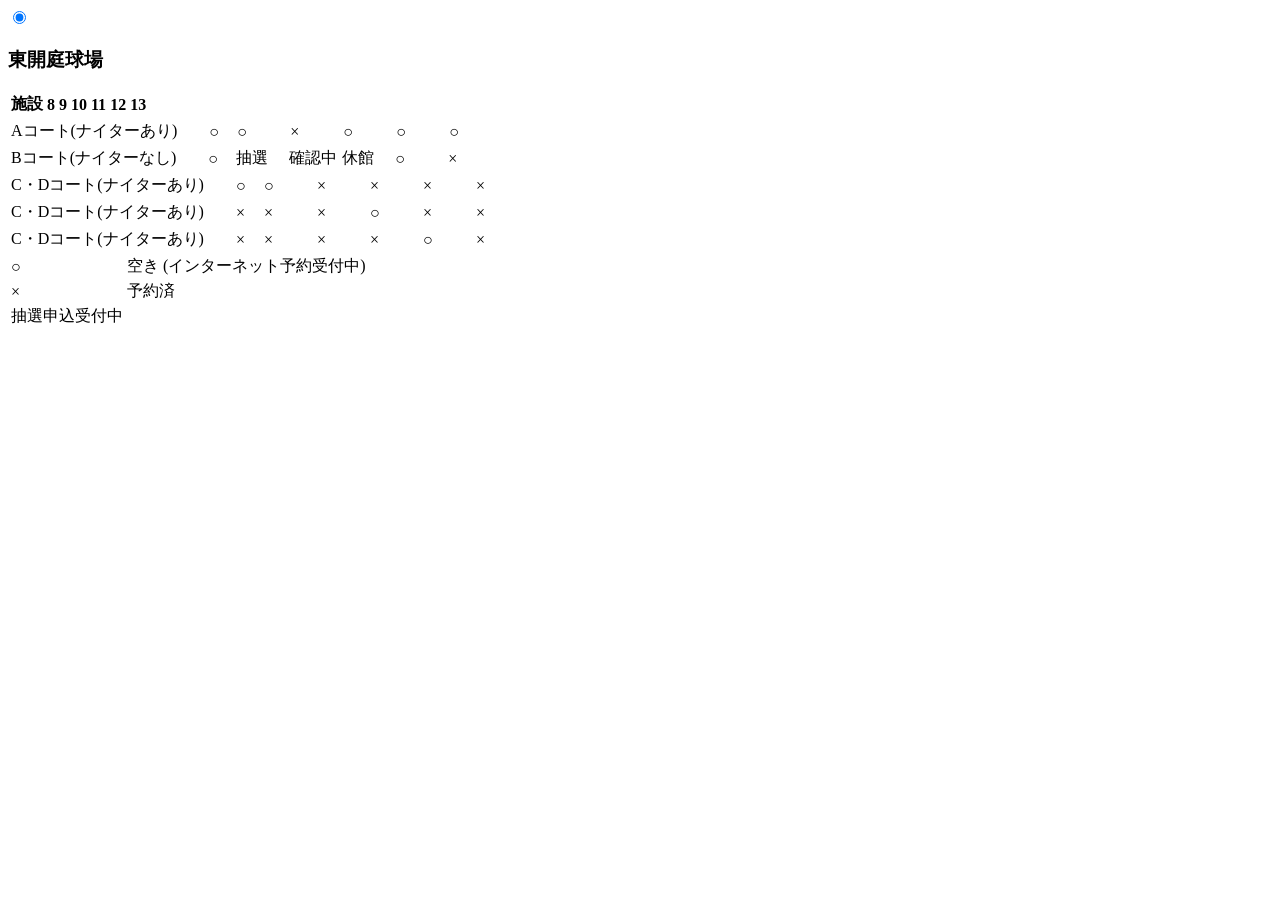
<file: tests/fixtures/toukai_schedule.html>
<!doctype html>
<html lang="ja">
  <body>
    <form name="forma">
      <input type="radio" name="ShisetsuCode" value="131" id="scd131" checked>
      <input type="hidden" name="UseDate" value="20260801">
    </form>
    <h3>東開庭球場</h3>
    <div class="SelectCalendar">
      <table class="koma-table">
        <tr>
          <th class="header">施設</th>
          <th>8</th><th>9</th><th>10</th><th>11</th>
          <th>12</th><th>13</th>
        </tr>
      </table>
      <table class="koma-table">
        <tr>
          <td class="name">Aコート(ナイターあり)</td>
          <td style="width:24px"></td>
          <td style="width:24px" id="131|001|01#2026/08/01#0"
              onmousedown="setAppStatus('131|001|01', '2026/08/01', 0, '08300900', '', '');">○</td>
          <td style="width:49px" id="131|001|01#2026/08/01#1"
              onmousedown="setAppStatus('131|001|01', '2026/08/01', 1, '09001000', '', '');">○</td>
          <td style="width:49px">×</td>
          <td style="width:49px" id="131|001|01#2026/08/01#3"
              onmousedown="setAppStatus('131|001|01', '2026/08/01', 3, '11001200', '', '');">○</td>
          <td style="width:49px" id="131|001|01#2026/08/01#4"
              onmousedown="setAppStatus('131|001|01', '2026/08/01', 4, '12001300', '', '');">○</td>
          <td style="width:49px" id="131|001|01#2026/08/01#5"
              onmousedown="setAppStatus('131|001|01', '2026/08/01', 5, '13001400', '', '');">○</td>
        </tr>
      </table>
      <table class="koma-table">
        <tr>
          <td class="name">Bコート(ナイターなし)</td>
          <td style="width:24px"></td>
          <td style="width:24px" id="131|002|01#2026/08/01#0"
              onmousedown="setAppStatus('131|002|01', '2026/08/01', 0, '08300900', '', '');">○</td>
          <td style="width:49px">抽選</td>
          <td style="width:49px">確認中</td>
          <td style="width:49px">休館</td>
          <td style="width:49px" id="131|002|01#2026/08/01#4"
              onmousedown="setAppStatus('131|002|01', '2026/08/01', 4, '12001300', '', '');">○</td>
          <td style="width:49px">×</td>
        </tr>
      </table>
      <table class="koma-table">
        <tr>
          <td class="name">C・Dコート(ナイターあり)</td>
          <td style="width:24px"></td>
          <td style="width:24px" id="131|003|01#2026/08/01#0"
              onmousedown="setAppStatus('131|003|01', '2026/08/01', 0, '08300900', '', '');">○</td>
          <td style="width:49px" id="131|003|01#2026/08/01#1"
              onmousedown="setAppStatus('131|003|01', '2026/08/01', 1, '09001000', '', '');">○</td>
          <td style="width:49px">×</td>
          <td style="width:49px">×</td>
          <td style="width:49px">×</td>
          <td style="width:49px">×</td>
        </tr>
      </table>
      <table class="koma-table">
        <tr>
          <td class="name">C・Dコート(ナイターあり)</td>
          <td style="width:24px"></td>
          <td style="width:24px">×</td>
          <td style="width:49px">×</td>
          <td style="width:49px">×</td>
          <td style="width:49px" id="131|003|02#2026/08/01#3"
              onmousedown="setAppStatus('131|003|02', '2026/08/01', 3, '11001200', '', '');">○</td>
          <td style="width:49px">×</td>
          <td style="width:49px">×</td>
        </tr>
      </table>
      <table class="koma-table">
        <tr>
          <td class="name">C・Dコート(ナイターあり)</td>
          <td style="width:24px"></td>
          <td style="width:24px">×</td>
          <td style="width:49px">×</td>
          <td style="width:49px">×</td>
          <td style="width:49px">×</td>
          <td style="width:49px" id="131|003|03#2026/08/01#4"
              onmousedown="setAppStatus('131|003|03', '2026/08/01', 4, '12001300', '', '');">○</td>
          <td style="width:49px">×</td>
        </tr>
      </table>
    </div>
    <table class="legend">
      <tr><td>○</td><td>空き (インターネット予約受付中)</td></tr>
      <tr><td>×</td><td>予約済</td></tr>
      <tr><td>抽選申込受付中</td></tr>
    </table>
  </body>
</html>
</file>
<file: assets/css/auth.css>
:root {
  color-scheme: light;
  --ink: #17312b;
  --muted: #5e706b;
  --line: #d9e4df;
  --surface: #ffffff;
  --soft: #f3f8f5;
  --accent: #147a5b;
  --accent-dark: #0d5942;
  --warning-bg: #fff6d8;
  --warning-line: #e8cc69;
  --danger: #a4382a;
  --danger-bg: #fff1ee;
  --success-bg: #eaf7f1;
  --shadow: 0 18px 45px rgba(23, 49, 43, 0.1);
  font-family:
    "Hiragino Sans", "Yu Gothic UI", "Yu Gothic", Meiryo, sans-serif;
}

* {
  box-sizing: border-box;
}

[hidden] {
  display: none !important;
}

body {
  min-height: 100vh;
  margin: 0;
  color: var(--ink);
  background:
    radial-gradient(circle at top right, rgba(20, 122, 91, 0.1), transparent 32rem),
    var(--soft);
  line-height: 1.7;
}

a {
  color: var(--accent-dark);
  text-underline-offset: 0.18em;
}

a:hover {
  text-decoration-thickness: 2px;
}

button,
input {
  font: inherit;
}

button:focus-visible,
a:focus-visible,
input:focus-visible,
fieldset:focus-visible,
[tabindex="-1"]:focus-visible {
  outline: 3px solid rgba(20, 122, 91, 0.28);
  outline-offset: 3px;
}

.site-header {
  border-bottom: 1px solid var(--line);
  background: rgba(255, 255, 255, 0.92);
}

.site-header__inner,
.site-footer__inner,
.page-shell {
  width: min(100% - 2rem, 68rem);
  margin-inline: auto;
}

.site-header__inner {
  display: flex;
  align-items: center;
  justify-content: space-between;
  min-height: 4.5rem;
  gap: 1rem;
}

.brand {
  color: var(--ink);
  font-size: 1rem;
  font-weight: 800;
  letter-spacing: 0.01em;
  text-decoration: none;
}

.top-nav {
  display: flex;
  flex-wrap: wrap;
  gap: 0.75rem;
  font-size: 0.9rem;
}

.page-shell {
  padding-block: clamp(2rem, 7vw, 5rem);
}

.auth-layout {
  display: grid;
  grid-template-columns: minmax(0, 1fr) minmax(18rem, 28rem);
  align-items: start;
  gap: clamp(2rem, 6vw, 5rem);
}

.eyebrow {
  margin: 0 0 0.5rem;
  color: var(--accent);
  font-size: 0.78rem;
  font-weight: 800;
  letter-spacing: 0.12em;
  text-transform: uppercase;
}

h1,
h2,
h3 {
  line-height: 1.35;
}

h1 {
  margin: 0;
  font-size: clamp(2rem, 5vw, 3.5rem);
  letter-spacing: -0.035em;
}

h2 {
  margin-block: 2.25rem 0.75rem;
  font-size: 1.35rem;
}

h3 {
  margin-block: 1.75rem 0.5rem;
  font-size: 1.05rem;
}

.lead {
  max-width: 42rem;
  margin-block: 1rem 0;
  color: var(--muted);
  font-size: 1.05rem;
}

.feature-list {
  margin-block: 2rem 0;
  padding-left: 1.25rem;
}

.feature-list li + li {
  margin-top: 0.55rem;
}

.panel,
.legal-document,
.status-card,
.account-card {
  border: 1px solid var(--line);
  border-radius: 1.25rem;
  background: var(--surface);
  box-shadow: var(--shadow);
}

.panel,
.status-card,
.account-card {
  padding: clamp(1.25rem, 4vw, 2rem);
}

.panel h2,
.status-card h2,
.account-card h2 {
  margin-top: 0;
}

.field {
  display: grid;
  gap: 0.45rem;
  margin-bottom: 1rem;
}

.field label {
  font-weight: 700;
}

.field input {
  width: 100%;
  min-height: 3rem;
  border: 1px solid #aebfba;
  border-radius: 0.7rem;
  padding: 0.7rem 0.85rem;
  color: var(--ink);
  background: var(--surface);
}

.field input:focus {
  outline: 3px solid rgba(20, 122, 91, 0.2);
  border-color: var(--accent);
}

.field input[aria-invalid="true"] {
  border-color: var(--danger);
  background: var(--danger-bg);
}

.consent {
  display: flex;
  align-items: flex-start;
  gap: 0.65rem;
  margin-block: 1.25rem;
  font-size: 0.92rem;
}

.consent input {
  width: 1.1rem;
  height: 1.1rem;
  margin-top: 0.3rem;
  flex: 0 0 auto;
}

.button {
  display: inline-flex;
  align-items: center;
  justify-content: center;
  min-height: 3rem;
  border: 0;
  border-radius: 0.75rem;
  padding: 0.7rem 1.2rem;
  color: #fff;
  background: var(--accent);
  font-weight: 800;
  text-decoration: none;
  cursor: pointer;
}

.button:hover {
  background: var(--accent-dark);
}

.button:disabled {
  color: #71807c;
  background: #dfe7e3;
  cursor: not-allowed;
}

.button--secondary {
  border: 1px solid var(--line);
  color: var(--ink);
  background: var(--surface);
}

.button--secondary:hover {
  color: var(--ink);
  background: var(--soft);
}

.button--danger {
  background: var(--danger);
}

.button--danger:hover {
  background: #7e2b21;
}

.button--compact {
  min-height: 2.6rem;
  padding: 0.5rem 0.9rem;
  font-size: 0.9rem;
}

.button-row {
  display: flex;
  flex-wrap: wrap;
  gap: 0.75rem;
  margin-top: 1.25rem;
}

.notice {
  margin-block: 0 1.5rem;
  border: 1px solid var(--warning-line);
  border-radius: 0.75rem;
  padding: 0.85rem 1rem;
  background: var(--warning-bg);
  font-weight: 700;
}

.session-guidance {
  margin-block: 0 1.25rem;
  border-left: 0.3rem solid var(--accent);
  padding: 0.75rem 0.9rem;
  background: var(--soft);
  font-size: 0.92rem;
}

.session-note {
  margin-top: 0.75rem;
}

.form-note,
.status-text,
.muted {
  color: var(--muted);
  font-size: 0.9rem;
}

.status-text {
  min-height: 1.6rem;
  margin-bottom: 0;
}

.status-text[data-state="success"] {
  color: var(--accent-dark);
  font-weight: 700;
}

.status-text[data-state="error"],
[data-callback-status][data-state="error"],
[data-account-loading][data-state="error"],
[data-notification-loading][data-state="error"] {
  color: var(--danger);
  font-weight: 700;
}

.legal-document {
  padding: clamp(1.4rem, 5vw, 3.5rem);
}

.legal-document > :first-child {
  margin-top: 0;
}

.legal-meta {
  display: flex;
  flex-wrap: wrap;
  gap: 0.5rem 1.25rem;
  margin-block: 1rem 2rem;
  color: var(--muted);
  font-size: 0.9rem;
}

.legal-document section {
  border-top: 1px solid var(--line);
  margin-top: 2rem;
  padding-top: 0.2rem;
}

.account-grid {
  display: grid;
  grid-template-columns: repeat(2, minmax(0, 1fr));
  gap: 1rem;
  margin-top: 1.5rem;
}

.account-card--full {
  grid-column: 1 / -1;
}

.terms-history {
  margin: 0;
  padding-left: 1.25rem;
}

.terms-history li + li {
  margin-top: 0.45rem;
}

.definition-list {
  display: grid;
  grid-template-columns: minmax(8rem, 0.7fr) 1.3fr;
  gap: 0.75rem 1rem;
  margin: 0;
}

.definition-list dt {
  color: var(--muted);
  font-weight: 700;
}

.definition-list dd {
  margin: 0;
  font-weight: 700;
}

.site-footer {
  border-top: 1px solid var(--line);
  background: var(--surface);
}

.site-footer__inner {
  display: flex;
  flex-wrap: wrap;
  justify-content: space-between;
  gap: 0.75rem 1.5rem;
  padding-block: 1.5rem;
  color: var(--muted);
  font-size: 0.85rem;
}

.footer-links {
  display: flex;
  flex-wrap: wrap;
  gap: 0.75rem 1rem;
}

.notification-page-heading {
  display: flex;
  align-items: flex-end;
  justify-content: space-between;
  gap: 1.5rem;
  margin-bottom: 1.75rem;
}

.page-links {
  display: flex;
  flex: 0 0 auto;
  flex-wrap: wrap;
  gap: 0.75rem;
}

.membership-guidance {
  border-color: var(--warning-line);
}

.notification-toolbar {
  display: flex;
  align-items: center;
  justify-content: space-between;
  gap: 1rem;
  margin: 1.5rem 0 0.5rem;
}

.notification-toolbar h2,
.notification-toolbar p {
  margin-block: 0;
}

.notification-status {
  margin-block: 0.5rem 1rem;
}

.rule-form-panel {
  margin-block: 1rem 1.5rem;
}

.rule-form-panel > h2 {
  margin-bottom: 0.35rem;
}

.rule-fieldset {
  min-width: 0;
  margin: 0 0 1.25rem;
  border: 1px solid var(--line);
  border-radius: 0.9rem;
  padding: 1rem;
}

.rule-fieldset[aria-invalid="true"] {
  border-color: var(--danger);
  background: var(--danger-bg);
}

.rule-fieldset legend {
  padding-inline: 0.35rem;
  font-weight: 800;
}

.field-grid {
  display: grid;
  grid-template-columns: repeat(2, minmax(0, 1fr));
  gap: 1rem;
}

.field-grid .field {
  margin-bottom: 0;
}

.checkbox-grid {
  display: grid;
  gap: 0.7rem;
}

.checkbox-grid--facilities {
  grid-template-columns: repeat(2, minmax(0, 1fr));
}

.checkbox-grid--weekdays {
  grid-template-columns: repeat(4, minmax(0, 1fr));
}

.check-option {
  display: flex;
  align-items: flex-start;
  gap: 0.65rem;
  min-height: 2.8rem;
  border: 1px solid var(--line);
  border-radius: 0.75rem;
  padding: 0.65rem 0.75rem;
  background: var(--surface);
  cursor: pointer;
}

.check-option:hover {
  border-color: #98afa7;
}

.check-option:has(input:focus-visible) {
  outline: 3px solid rgba(20, 122, 91, 0.2);
  border-color: var(--accent);
}

.check-option:has(input:checked) {
  border-color: var(--accent);
  background: var(--success-bg);
}

.check-option:has(input:disabled) {
  opacity: 0.65;
  cursor: not-allowed;
}

.check-option input {
  width: 1.15rem;
  height: 1.15rem;
  margin: 0.25rem 0 0;
  flex: 0 0 auto;
  accent-color: var(--accent);
}

.check-option--enabled {
  max-width: 32rem;
  margin-top: 0.25rem;
}

.check-option--enabled span {
  display: grid;
  gap: 0.1rem;
}

.check-option--enabled small {
  color: var(--muted);
}

.form-errors {
  margin-bottom: 1.25rem;
  border: 1px solid var(--danger);
  border-radius: 0.75rem;
  padding: 0.85rem 1rem;
  color: var(--danger);
  background: var(--danger-bg);
}

.form-errors__title {
  margin: 0;
  font-weight: 800;
}

.form-errors ul {
  margin-block: 0.4rem 0;
  padding-left: 1.3rem;
}

.notification-rule-list {
  display: grid;
  grid-template-columns: repeat(2, minmax(0, 1fr));
  gap: 1rem;
}

.rule-card {
  display: flex;
  min-width: 0;
  border: 1px solid var(--line);
  border-radius: 1rem;
  padding: clamp(1.1rem, 3vw, 1.5rem);
  background: var(--surface);
  box-shadow: 0 10px 28px rgba(23, 49, 43, 0.07);
  flex-direction: column;
}

.rule-card__header {
  display: flex;
  align-items: flex-start;
  justify-content: space-between;
  gap: 1rem;
}

.rule-card__title {
  margin: 0 0 0.65rem;
  overflow-wrap: anywhere;
  font-size: 1.2rem;
}

.rule-state {
  display: inline-flex;
  align-items: center;
  border-radius: 999px;
  padding: 0.2rem 0.65rem;
  font-size: 0.78rem;
  font-weight: 800;
}

.rule-state--enabled {
  color: var(--accent-dark);
  background: var(--success-bg);
}

.rule-state--paused {
  color: var(--muted);
  background: #edf1ef;
}

.rule-details {
  display: grid;
  grid-template-columns: minmax(6.5rem, 0.55fr) minmax(0, 1.45fr);
  gap: 0.55rem 0.8rem;
  margin-block: 1.25rem;
}

.rule-details dt {
  color: var(--muted);
  font-size: 0.88rem;
  font-weight: 700;
}

.rule-details dd {
  margin: 0;
  overflow-wrap: anywhere;
  font-size: 0.92rem;
  font-weight: 700;
}

.rule-card__actions {
  display: flex;
  flex-wrap: wrap;
  gap: 0.6rem;
  margin-top: auto;
  padding-top: 0.25rem;
}

.empty-state {
  text-align: center;
}

@media (max-width: 48rem) {
  .auth-layout,
  .account-grid,
  .notification-rule-list,
  .field-grid {
    grid-template-columns: 1fr;
  }

  .site-header__inner {
    align-items: flex-start;
    flex-direction: column;
    padding-block: 1rem;
  }

  .definition-list {
    grid-template-columns: 1fr;
    gap: 0.15rem;
  }

  .definition-list dd + dt {
    margin-top: 0.75rem;
  }

  .notification-page-heading,
  .notification-toolbar {
    align-items: stretch;
    flex-direction: column;
  }

  .page-links .button,
  .notification-toolbar > .button {
    width: 100%;
  }

  .checkbox-grid--facilities,
  .checkbox-grid--weekdays {
    grid-template-columns: 1fr;
  }

  .rule-details {
    grid-template-columns: 1fr;
    gap: 0.1rem;
  }

  .rule-details dd + dt {
    margin-top: 0.65rem;
  }

  .rule-card__actions .button {
    flex: 1 1 auto;
  }
}
</file>
